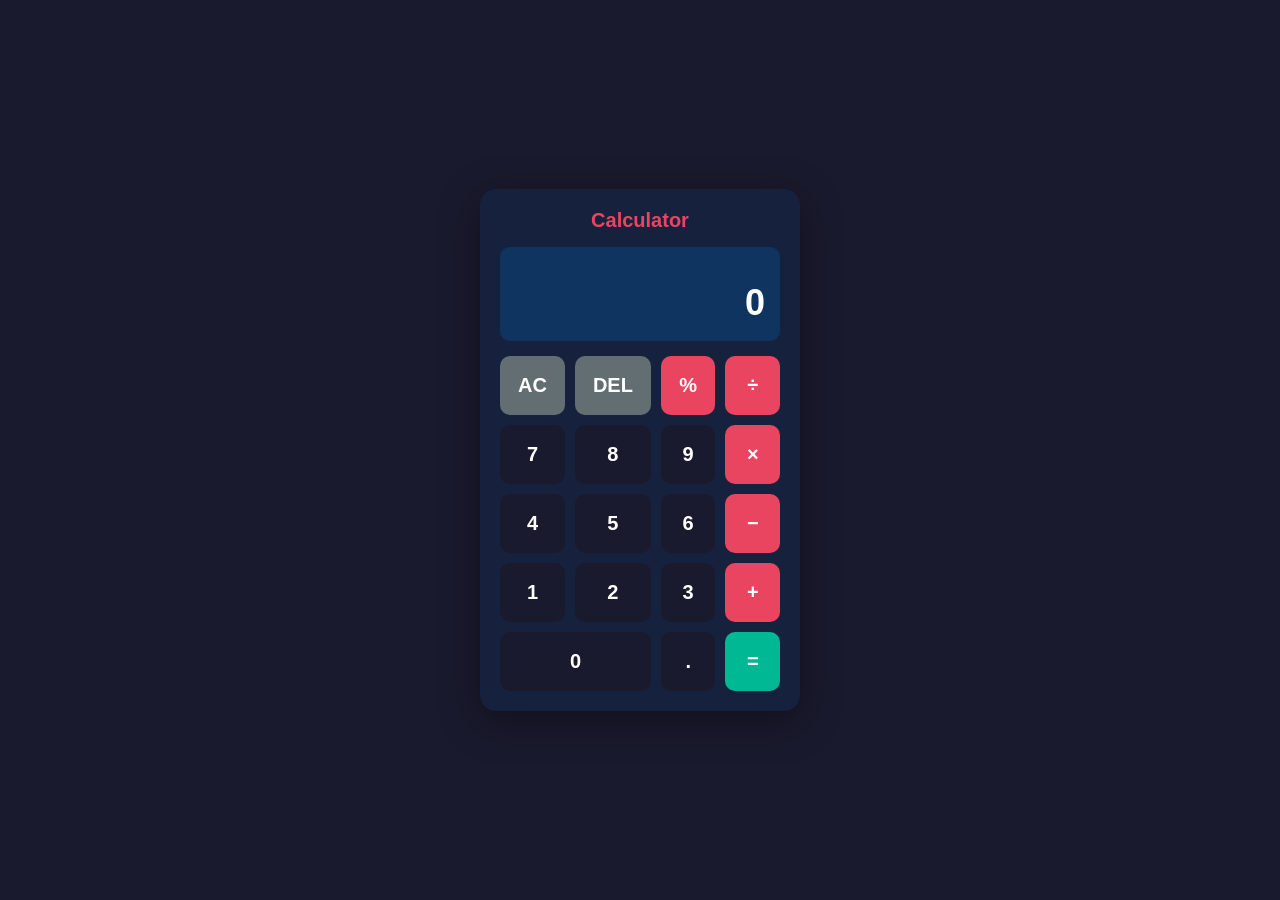
<file: projects/calculator/index.html>
<!DOCTYPE html>
<html lang="en">
<head>
    <meta charset="UTF-8">
    <title>Calculator</title>
    <link rel="stylesheet" href="style.css">
</head>
<body>
    <div class="calculator">
        <h1>Calculator</h1>
        <div class="display">
            <div id="previous"></div>
            <div id="current">0</div>
        </div>
        <div class="buttons">
            <button class="btn btn-clear" data-action="clear">AC</button>
            <button class="btn btn-clear" data-action="delete">DEL</button>
            <button class="btn btn-operator" data-action="operator" data-value="%">%</button>
            <button class="btn btn-operator" data-action="operator" data-value="/">÷</button>

            <button class="btn btn-number" data-action="number" data-value="7">7</button>
            <button class="btn btn-number" data-action="number" data-value="8">8</button>
            <button class="btn btn-number" data-action="number" data-value="9">9</button>
            <button class="btn btn-operator" data-action="operator" data-value="*">×</button>

            <button class="btn btn-number" data-action="number" data-value="4">4</button>
            <button class="btn btn-number" data-action="number" data-value="5">5</button>
            <button class="btn btn-number" data-action="number" data-value="6">6</button>
            <button class="btn btn-operator" data-action="operator" data-value="-">−</button>

            <button class="btn btn-number" data-action="number" data-value="1">1</button>
            <button class="btn btn-number" data-action="number" data-value="2">2</button>
            <button class="btn btn-number" data-action="number" data-value="3">3</button>
            <button class="btn btn-operator" data-action="operator" data-value="+">+</button>

            <button class="btn btn-number btn-zero" data-action="number" data-value="0">0</button>
            <button class="btn btn-number" data-action="number" data-value=".">.</button>
            <button class="btn btn-equals" data-action="equals">=</button>
        </div>
    </div>

    <script src="calculator.js"></script>
</body>
</html>
</file>
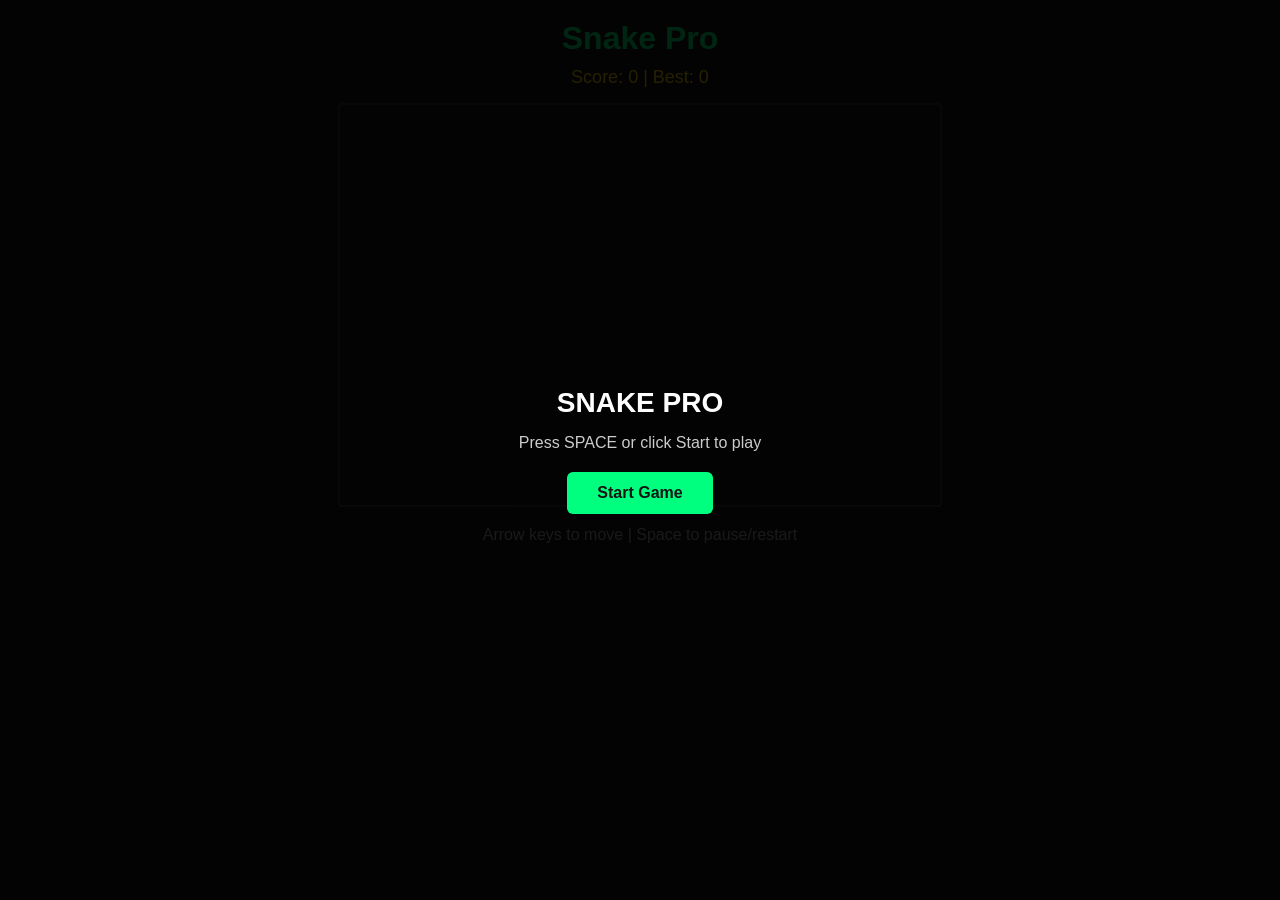
<file: projects/snake_game/index.html>
<!DOCTYPE html>
<html lang="en">
<head>
    <meta charset="UTF-8">
    <title>Snake Game - JavaScript</title>
    <link rel="stylesheet" href="style.css">
</head>
<body>
    <h1>Snake Pro</h1>
    <p class="info">Score: <span id="score">0</span> | Best: <span id="best">0</span></p>
    <canvas id="game" width="600" height="400"></canvas>
    <p class="controls">Arrow keys to move | Space to pause/restart</p>

    <div id="overlay" class="overlay">
        <h2>SNAKE PRO</h2>
        <p>Press SPACE or click Start to play</p>
        <button id="startBtn">Start Game</button>
    </div>

    <script src="snake.js"></script>
</body>
</html>
</file>
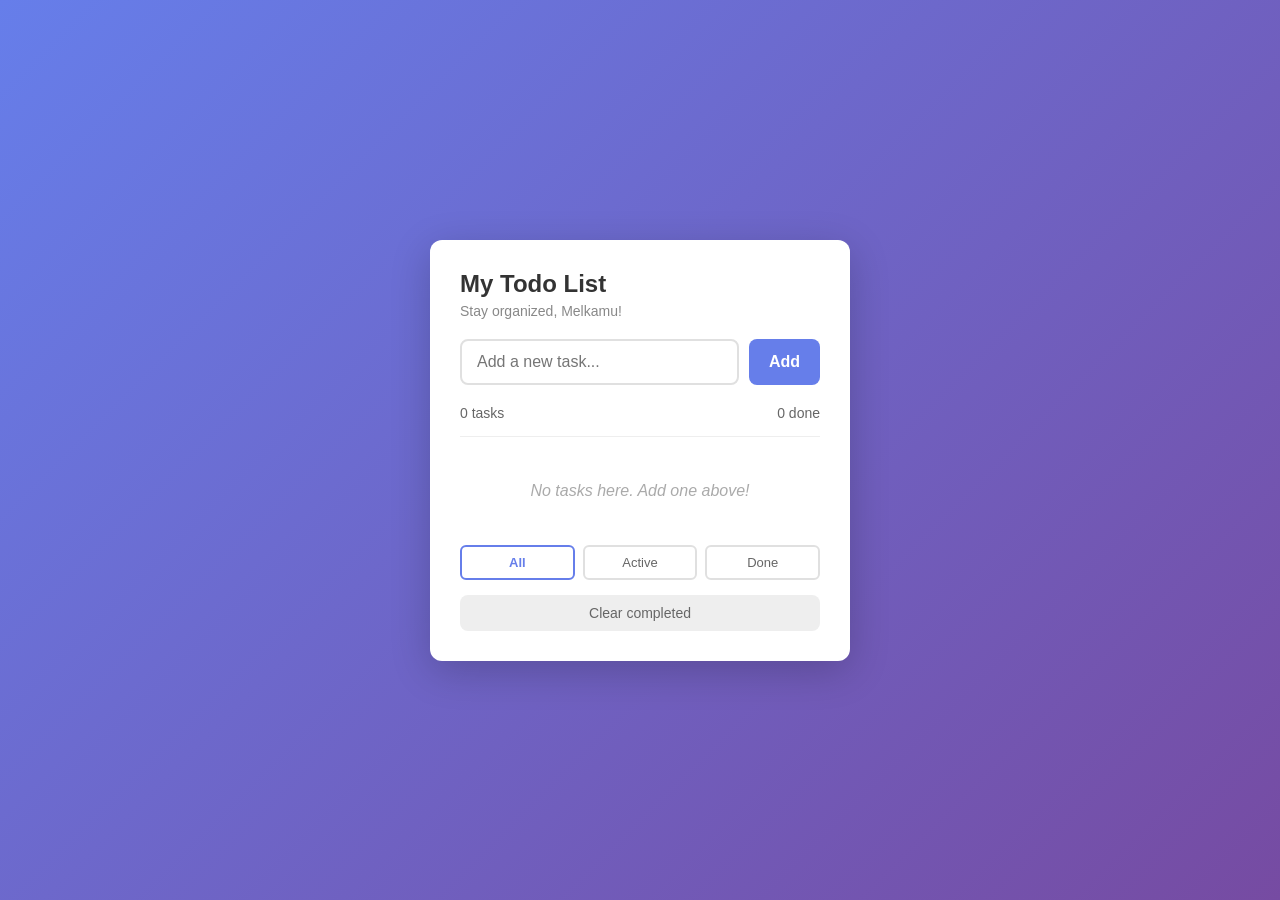
<file: projects/todo_list/index.html>
<!DOCTYPE html>
<html lang="en">
<head>
    <meta charset="UTF-8">
    <title>Todo List</title>
    <link rel="stylesheet" href="style.css">
</head>
<body>
    <div class="app">
        <h1>My Todo List</h1>
        <p class="subtitle">Stay organized, Melkamu!</p>

        <div class="input-row">
            <input type="text" id="taskInput" placeholder="Add a new task...">
            <button id="addBtn">Add</button>
        </div>

        <div class="stats">
            <span id="taskCount">0 tasks</span>
            <span id="doneCount">0 done</span>
        </div>

        <ul id="taskList"></ul>

        <div class="filter-row">
            <button class="filter-btn active" data-filter="all">All</button>
            <button class="filter-btn" data-filter="active">Active</button>
            <button class="filter-btn" data-filter="done">Done</button>
        </div>

        <button class="clear-btn" id="clearDone">Clear completed</button>
    </div>

    <script src="todo.js"></script>
</body>
</html>
</file>
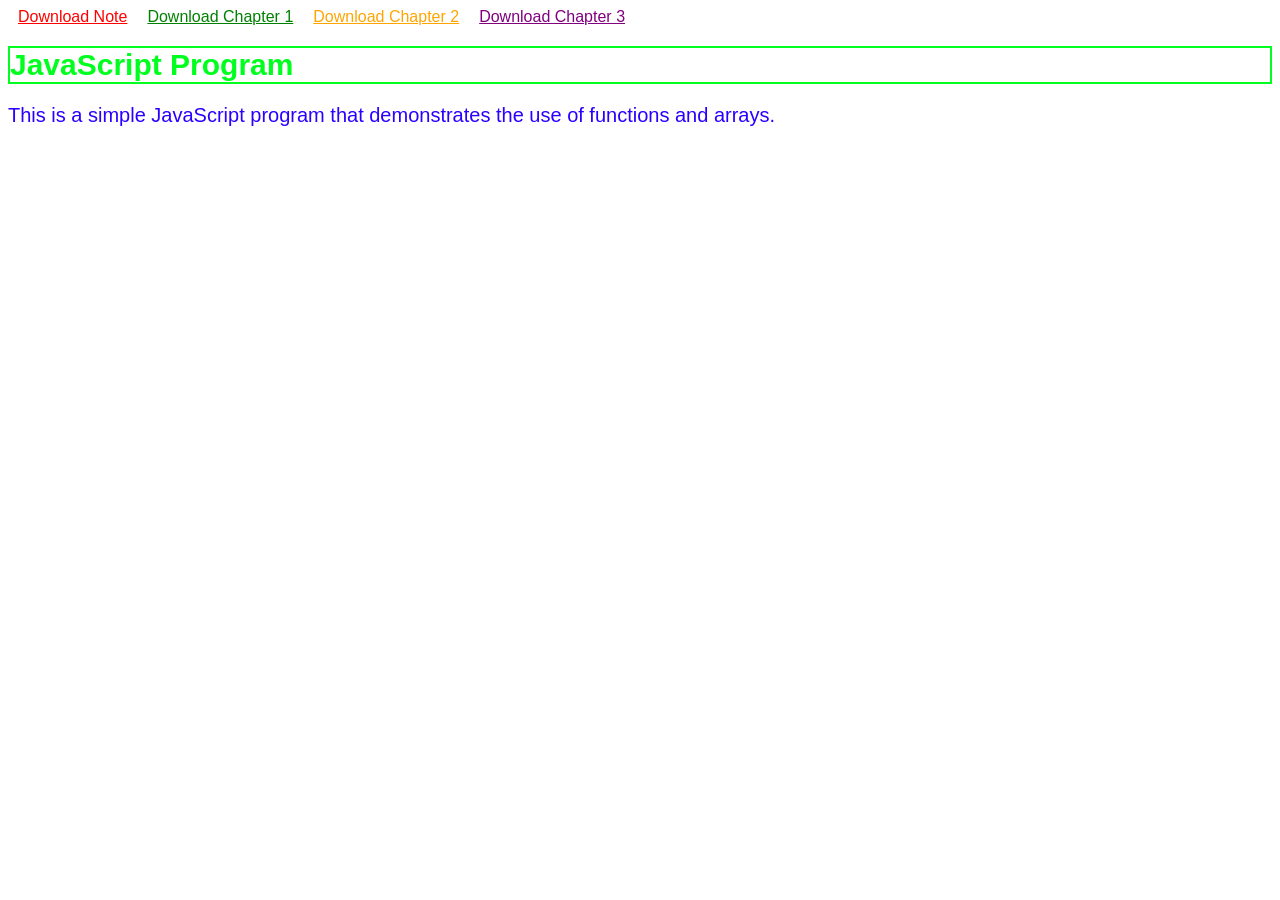
<file: m.html>
<!DOCTYPE html>
<html lang="en">
<head>
  <meta charset="UTF-8">
  <meta name="viewport" content="width=device-width, initial-scale=1.0">
  <title>Document</title>
  <link rel="stylesheet" href="style.css">
</head>
<body>
    <div id="file-list"></div>
    <h1>JavaScript Program</h1>
    <p>This is a simple JavaScript program that demonstrates the use of functions and arrays.</p>
  
  <script>

const numbers = [1, 2, 3, 4, 5];

for(const number of numbers) {
    console.log(number);
}

const files = [
    { title: "Download Note", url: "note.doc" },
    { title: "Download Chapter 1", url: "CHAPTER 1 Introduction.pdf" },
    { title: "Download Chapter 2", url: "CHAPTER 2 HTML OCR.pdf" },
    { title: "Download Chapter 3", url: "CHAPTER 3 C.pdf" },
    
    
  ];
  const container = document.getElementById('file-list');

  
  files.forEach(file => {
    const link = document.createElement('a');
    link.href = file.url;
    link.textContent = file.title;
    container.appendChild(link);
  
  });


  </script>

</body>
</html>
</file>
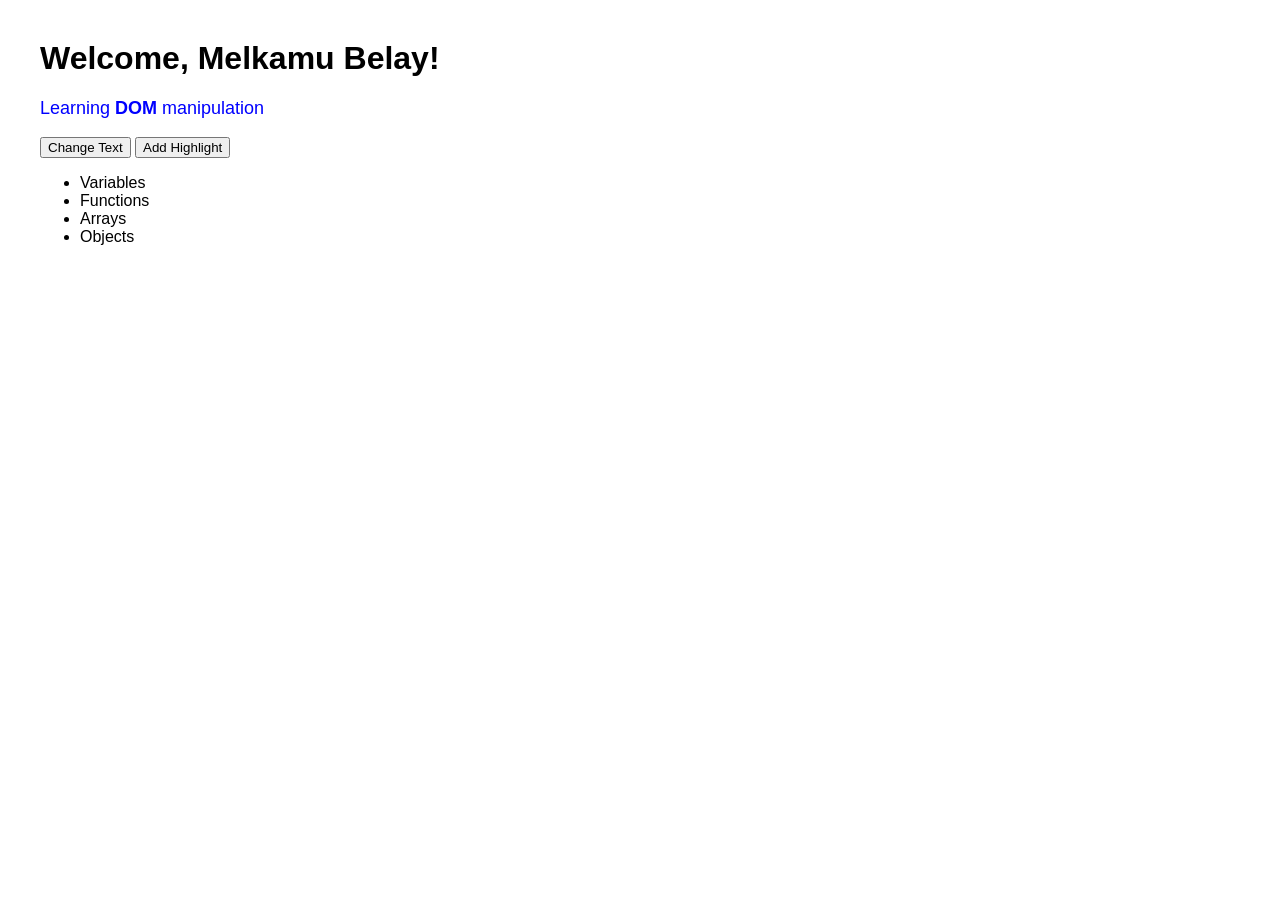
<file: dom/dom_basics.html>
<!DOCTYPE html>
<html lang="en">
<head>
    <meta charset="UTF-8">
    <title>DOM Basics</title>
    <style>
        body { font-family: Arial, sans-serif; margin: 40px; }
        #message { color: blue; font-size: 18px; }
        .highlight { background-color: yellow; padding: 5px; }
    </style>
</head>
<body>
    <h1 id="title">JavaScript DOM Basics</h1>
    <p id="message">Original text</p>
    <button id="changeBtn">Change Text</button>
    <button id="styleBtn">Add Highlight</button>
    <ul id="list"></ul>

    <script src="dom_basics.js"></script>
</body>
</html>
</file>
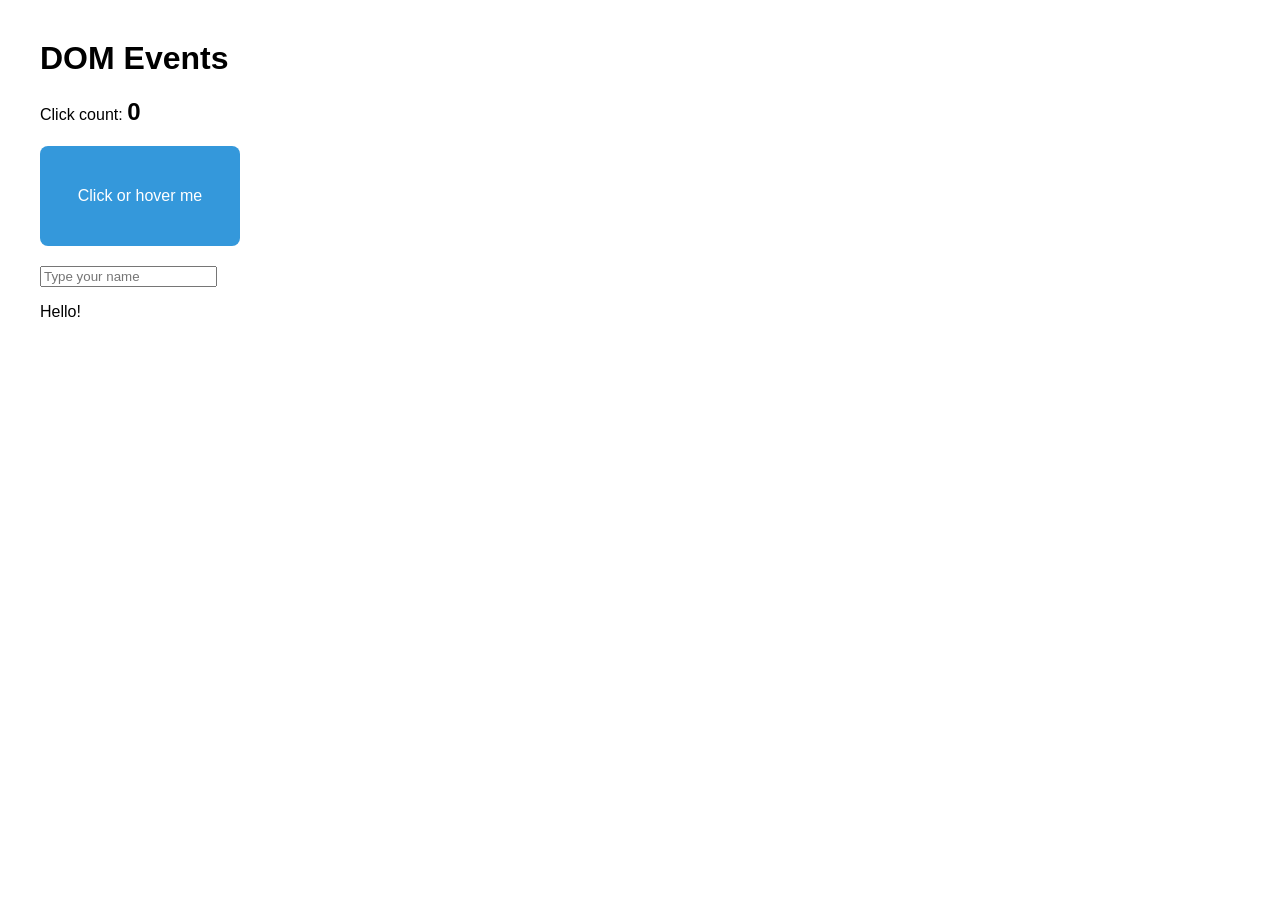
<file: dom/dom_events.html>
<!DOCTYPE html>
<html lang="en">
<head>
    <meta charset="UTF-8">
    <title>DOM Events</title>
    <style>
        body { font-family: Arial, sans-serif; margin: 40px; }
        #box {
            width: 200px;
            height: 100px;
            background-color: #3498db;
            color: white;
            display: flex;
            align-items: center;
            justify-content: center;
            margin: 20px 0;
            cursor: pointer;
            border-radius: 8px;
        }
        #counter { font-size: 24px; font-weight: bold; }
    </style>
</head>
<body>
    <h1>DOM Events</h1>
    <p>Click count: <span id="counter">0</span></p>
    <div id="box">Click or hover me</div>
    <input type="text" id="nameInput" placeholder="Type your name">
    <p id="greeting">Hello!</p>

    <script src="dom_events.js"></script>
</body>
</html>
</file>
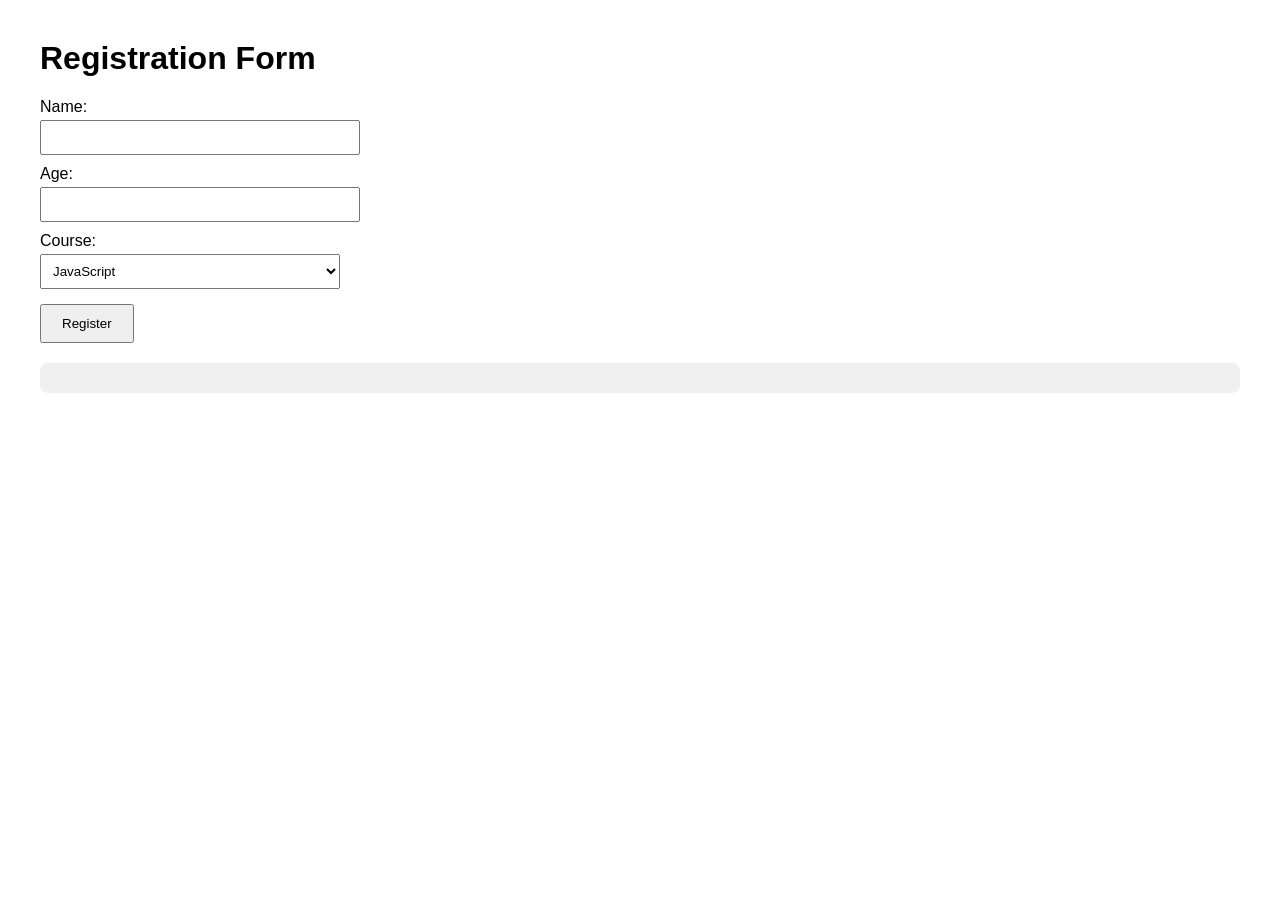
<file: dom/dom_form.html>
<!DOCTYPE html>
<html lang="en">
<head>
    <meta charset="UTF-8">
    <title>DOM Form</title>
    <style>
        body { font-family: Arial, sans-serif; margin: 40px; }
        form { max-width: 300px; }
        label { display: block; margin-top: 10px; }
        input, select { width: 100%; padding: 8px; margin-top: 4px; }
        button { margin-top: 15px; padding: 10px 20px; }
        #result { margin-top: 20px; padding: 15px; background: #f0f0f0; border-radius: 8px; }
    </style>
</head>
<body>
    <h1>Registration Form</h1>
    <form id="regForm">
        <label>Name: <input type="text" id="name" required></label>
        <label>Age: <input type="number" id="age" min="1" max="120" required></label>
        <label>Course:
            <select id="course">
                <option value="JavaScript">JavaScript</option>
                <option value="Java">Java</option>
                <option value="Python">Python</option>
            </select>
        </label>
        <button type="submit">Register</button>
    </form>
    <div id="result"></div>

    <script src="dom_form.js"></script>
</body>
</html>
</file>
<file: projects/calculator/style.css>
* {
    margin: 0;
    padding: 0;
    box-sizing: border-box;
}

body {
    font-family: "Segoe UI", Arial, sans-serif;
    background: #1a1a2e;
    min-height: 100vh;
    display: flex;
    align-items: center;
    justify-content: center;
    padding: 20px;
}

.calculator {
    background: #16213e;
    border-radius: 16px;
    padding: 20px;
    box-shadow: 0 10px 40px rgba(0, 0, 0, 0.4);
    width: 100%;
    max-width: 320px;
}

h1 {
    color: #e94560;
    text-align: center;
    font-size: 20px;
    margin-bottom: 15px;
}

.display {
    background: #0f3460;
    border-radius: 10px;
    padding: 15px;
    margin-bottom: 15px;
    text-align: right;
}

#previous {
    color: #888;
    font-size: 14px;
    min-height: 20px;
    word-break: break-all;
}

#current {
    color: #fff;
    font-size: 36px;
    font-weight: bold;
    min-height: 44px;
    word-break: break-all;
}

.buttons {
    display: grid;
    grid-template-columns: repeat(4, 1fr);
    gap: 10px;
}

.btn {
    padding: 18px;
    font-size: 20px;
    border: none;
    border-radius: 10px;
    cursor: pointer;
    font-weight: bold;
    transition: transform 0.1s, background 0.2s;
}

.btn:active {
    transform: scale(0.95);
}

.btn-number {
    background: #1a1a2e;
    color: #fff;
}

.btn-number:hover {
    background: #252545;
}

.btn-operator {
    background: #e94560;
    color: #fff;
}

.btn-operator:hover {
    background: #c73e54;
}

.btn-equals {
    background: #00b894;
    color: #fff;
}

.btn-equals:hover {
    background: #00a381;
}

.btn-clear {
    background: #636e72;
    color: #fff;
}

.btn-clear:hover {
    background: #555;
}

.btn-zero {
    grid-column: span 2;
}
</file>
<file: projects/snake_game/style.css>
* {
    margin: 0;
    padding: 0;
    box-sizing: border-box;
}

body {
    background: #141414;
    color: #fff;
    font-family: "Segoe UI", Arial, sans-serif;
    display: flex;
    flex-direction: column;
    align-items: center;
    min-height: 100vh;
    padding: 20px;
}

h1 {
    color: #00ff7f;
    margin-bottom: 10px;
}

.info {
    color: #ffd700;
    margin-bottom: 15px;
    font-size: 18px;
}

canvas {
    border: 2px solid #333;
    border-radius: 4px;
    background: #141414;
}

.controls {
    margin-top: 15px;
    color: #aaa;
    text-align: center;
    line-height: 1.6;
}

.overlay {
    position: fixed;
    inset: 0;
    background: rgba(0, 0, 0, 0.85);
    display: flex;
    flex-direction: column;
    align-items: center;
    justify-content: center;
    z-index: 10;
}

.overlay.hidden {
    display: none;
}

.overlay h2 {
    font-size: 28px;
    margin-bottom: 15px;
}

.overlay p {
    color: #ccc;
    margin-bottom: 20px;
}

.overlay button {
    padding: 12px 30px;
    font-size: 16px;
    background: #00ff7f;
    color: #141414;
    border: none;
    border-radius: 6px;
    cursor: pointer;
    font-weight: bold;
}

.overlay button:hover {
    background: #00cc66;
}
</file>
<file: projects/todo_list/style.css>
* {
    margin: 0;
    padding: 0;
    box-sizing: border-box;
}

body {
    font-family: "Segoe UI", Arial, sans-serif;
    background: linear-gradient(135deg, #667eea 0%, #764ba2 100%);
    min-height: 100vh;
    display: flex;
    align-items: center;
    justify-content: center;
    padding: 20px;
}

.app {
    background: #fff;
    border-radius: 12px;
    box-shadow: 0 10px 40px rgba(0, 0, 0, 0.2);
    width: 100%;
    max-width: 420px;
    padding: 30px;
}

h1 {
    color: #333;
    margin-bottom: 5px;
    font-size: 24px;
}

.subtitle {
    color: #888;
    font-size: 14px;
    margin-bottom: 20px;
}

.input-row {
    display: flex;
    gap: 10px;
    margin-bottom: 20px;
}

#taskInput {
    flex: 1;
    padding: 12px 15px;
    border: 2px solid #e0e0e0;
    border-radius: 8px;
    font-size: 16px;
    outline: none;
    transition: border-color 0.2s;
}

#taskInput:focus {
    border-color: #667eea;
}

#addBtn {
    padding: 12px 20px;
    background: #667eea;
    color: #fff;
    border: none;
    border-radius: 8px;
    font-size: 16px;
    cursor: pointer;
    font-weight: bold;
}

#addBtn:hover {
    background: #5a6fd6;
}

.stats {
    display: flex;
    justify-content: space-between;
    color: #666;
    font-size: 14px;
    margin-bottom: 15px;
    padding-bottom: 15px;
    border-bottom: 1px solid #eee;
}

#taskList {
    list-style: none;
    max-height: 350px;
    overflow-y: auto;
}

.task-item {
    display: flex;
    align-items: center;
    gap: 12px;
    padding: 12px;
    background: #f8f9fa;
    border-radius: 8px;
    margin-bottom: 8px;
    transition: background 0.2s;
}

.task-item:hover {
    background: #eef0f5;
}

.task-item.completed span {
    text-decoration: line-through;
    color: #aaa;
}

.task-item input[type="checkbox"] {
    width: 18px;
    height: 18px;
    cursor: pointer;
}

.task-item span {
    flex: 1;
    font-size: 16px;
    color: #333;
}

.delete-btn {
    background: #ff4757;
    color: #fff;
    border: none;
    border-radius: 6px;
    padding: 6px 12px;
    cursor: pointer;
    font-size: 13px;
}

.delete-btn:hover {
    background: #e84118;
}

.empty-msg {
    text-align: center;
    color: #aaa;
    padding: 30px;
    font-style: italic;
}

.filter-row {
    display: flex;
    gap: 8px;
    margin-top: 15px;
}

.filter-btn {
    flex: 1;
    padding: 8px;
    border: 2px solid #e0e0e0;
    background: #fff;
    border-radius: 6px;
    cursor: pointer;
    font-size: 13px;
    color: #666;
}

.filter-btn.active {
    border-color: #667eea;
    color: #667eea;
    font-weight: bold;
}

.clear-btn {
    width: 100%;
    margin-top: 15px;
    padding: 10px;
    background: #eee;
    border: none;
    border-radius: 8px;
    cursor: pointer;
    color: #666;
    font-size: 14px;
}

.clear-btn:hover {
    background: #ddd;
}
</file>
<file: style.css>
h1{
    color: #00ff1e;
    font-family: FontAwesome, Helvetica, sans-serif;
    font-size: 30px;
    border: 2px solid #00ff1e;
}
p{
    color: hsl(250, 100%, 50%);
    font-family: cursive, sans-serif;
    font-size: 20px;
}
a{
    margin: 10px;
    font-family: cursive, sans-serif;
    
}
    
a:nth-child(1) { color: red; }

a:nth-child(2) { color: green; }

a:nth-child(3) { color: orange; }

a:nth-child(4) { color: purple; }
</file>
